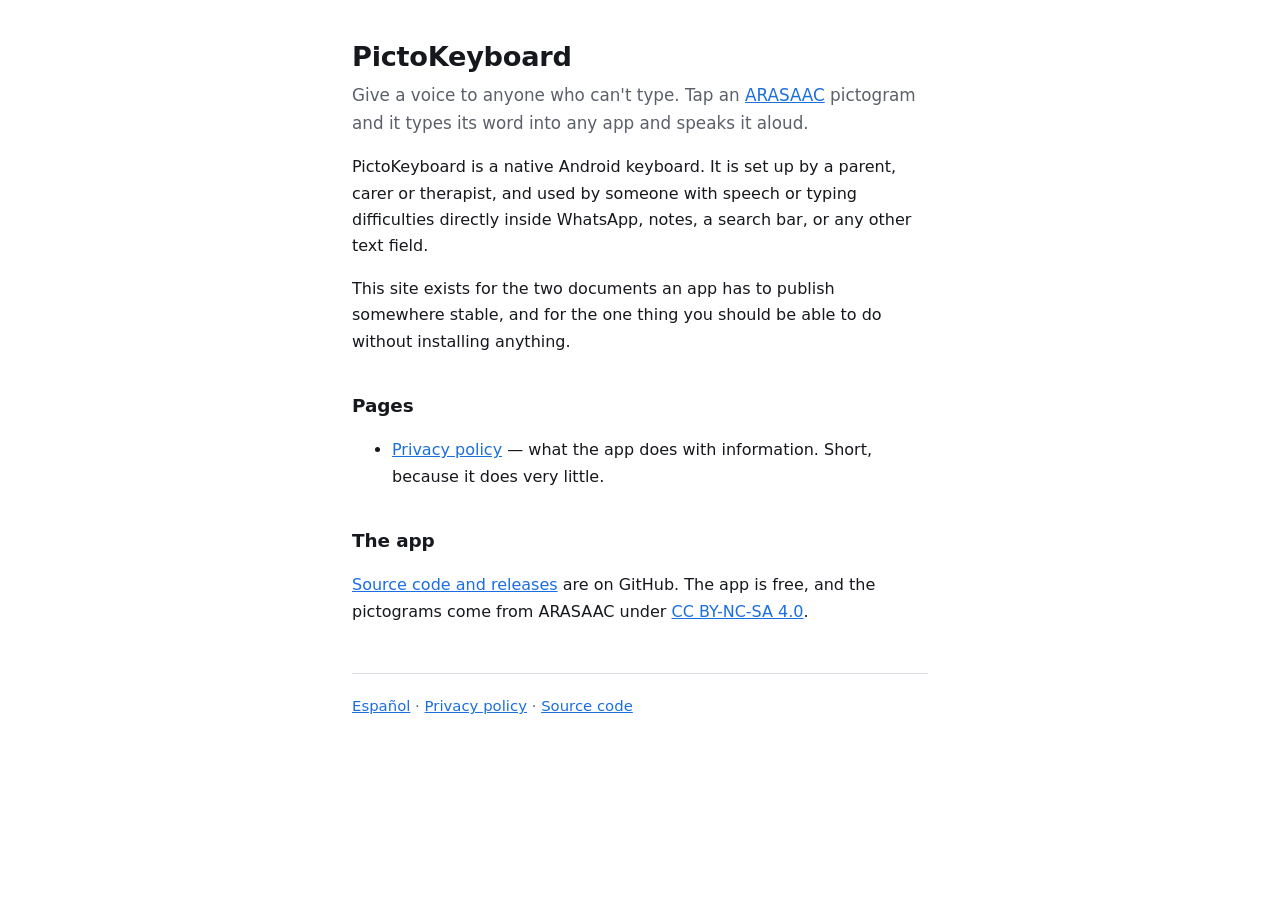
<file: site/index.html>
<!doctype html>
<html lang="en">
<head>
<meta charset="utf-8">
<meta name="viewport" content="width=device-width, initial-scale=1">
<title>PictoKeyboard</title>
<meta name="description" content="An Android pictogram keyboard: tap a pictogram, it types the word into any app and speaks it aloud.">
<link rel="stylesheet" href="assets/style.css">
<link rel="alternate" hreflang="en" href="https://selfishcoconut.github.io/pictokeyboard/">
<link rel="alternate" hreflang="es" href="https://selfishcoconut.github.io/pictokeyboard/es/">
<link rel="alternate" hreflang="x-default" href="https://selfishcoconut.github.io/pictokeyboard/">
</head>
<body>
<main>
  <h1>PictoKeyboard</h1>
  <p class="lede">Give a voice to anyone who can't type. Tap an
     <a href="https://arasaac.org">ARASAAC</a> pictogram and it types its word
     into any app and speaks it aloud.</p>

  <p>PictoKeyboard is a native Android keyboard. It is set up by a parent, carer
     or therapist, and used by someone with speech or typing difficulties
     directly inside WhatsApp, notes, a search bar, or any other text field.</p>

  <p>This site exists for the two documents an app has to publish somewhere
     stable, and for the one thing you should be able to do without installing
     anything.</p>

  <h2>Pages</h2>
  <ul>
    <li><a href="privacy/">Privacy policy</a> — what the app does with
        information. Short, because it does very little.</li>
  </ul>

  <h2>The app</h2>
  <p><a href="https://github.com/SelfishCoconut/pictokeyboard">Source code and
     releases</a> are on GitHub. The app is free, and the pictograms come from
     ARASAAC under
     <a href="https://creativecommons.org/licenses/by-nc-sa/4.0/deed.en">CC BY-NC-SA 4.0</a>.</p>
</main>

<footer>
  <a href="es/" lang="es">Español</a> ·
  <a href="privacy/">Privacy policy</a> ·
  <a href="https://github.com/SelfishCoconut/pictokeyboard">Source code</a>
</footer>
</body>
</html>
</file>
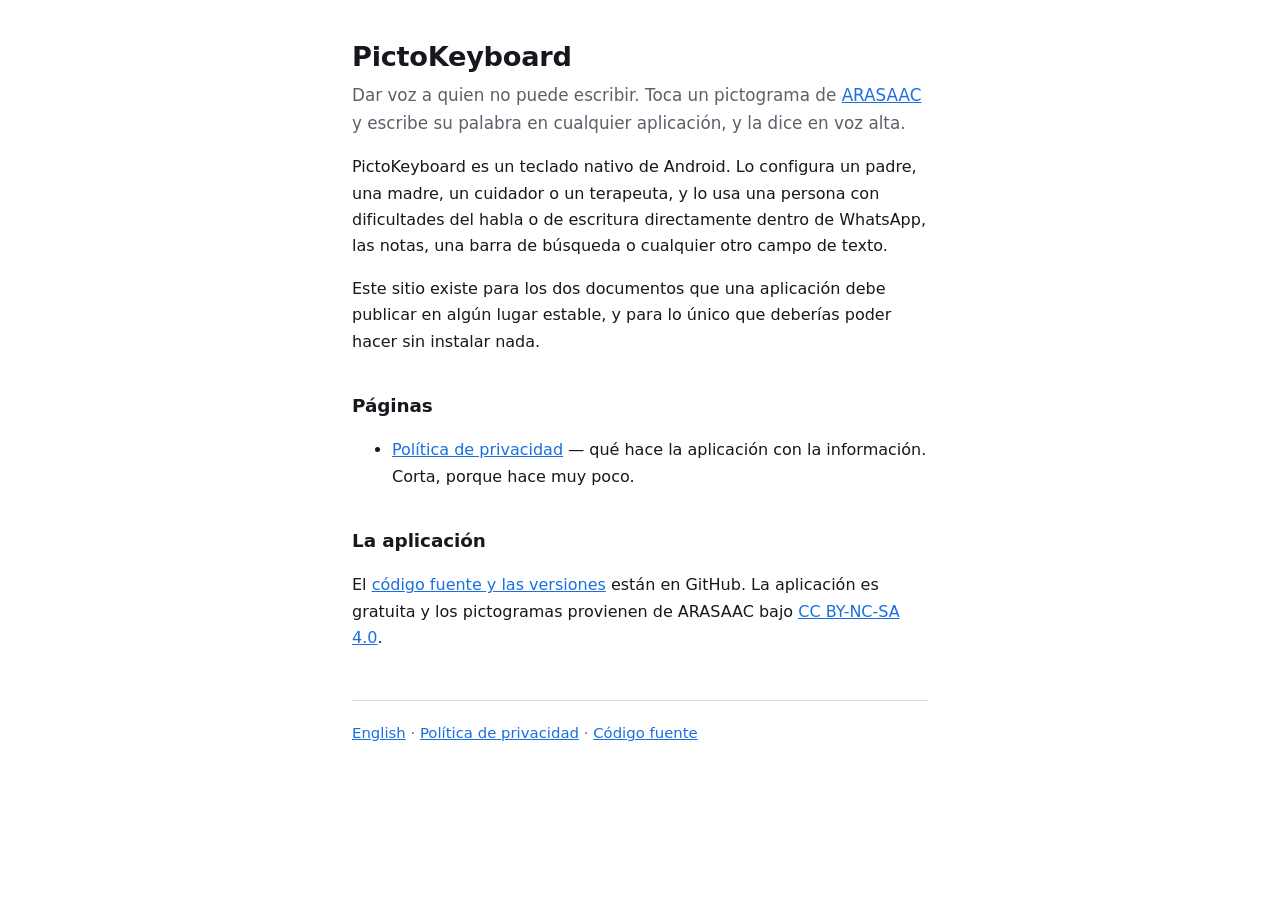
<file: site/es/index.html>
<!doctype html>
<html lang="es">
<head>
<meta charset="utf-8">
<meta name="viewport" content="width=device-width, initial-scale=1">
<title>PictoKeyboard</title>
<meta name="description" content="Un teclado de pictogramas para Android: toca un pictograma y escribe su palabra en cualquier aplicación y la dice en voz alta.">
<link rel="stylesheet" href="../assets/style.css">
<link rel="alternate" hreflang="en" href="https://selfishcoconut.github.io/pictokeyboard/">
<link rel="alternate" hreflang="es" href="https://selfishcoconut.github.io/pictokeyboard/es/">
<link rel="alternate" hreflang="x-default" href="https://selfishcoconut.github.io/pictokeyboard/">
</head>
<body>
<main>
  <h1>PictoKeyboard</h1>
  <p class="lede">Dar voz a quien no puede escribir. Toca un pictograma de
     <a href="https://arasaac.org">ARASAAC</a> y escribe su palabra en cualquier
     aplicación, y la dice en voz alta.</p>

  <p>PictoKeyboard es un teclado nativo de Android. Lo configura un padre, una
     madre, un cuidador o un terapeuta, y lo usa una persona con dificultades del
     habla o de escritura directamente dentro de WhatsApp, las notas, una barra
     de búsqueda o cualquier otro campo de texto.</p>

  <p>Este sitio existe para los dos documentos que una aplicación debe publicar
     en algún lugar estable, y para lo único que deberías poder hacer sin
     instalar nada.</p>

  <h2>Páginas</h2>
  <ul>
    <li><a href="privacidad/">Política de privacidad</a> — qué hace la aplicación
        con la información. Corta, porque hace muy poco.</li>
  </ul>

  <h2>La aplicación</h2>
  <p>El <a href="https://github.com/SelfishCoconut/pictokeyboard">código fuente y
     las versiones</a> están en GitHub. La aplicación es gratuita y los
     pictogramas provienen de ARASAAC bajo
     <a href="https://creativecommons.org/licenses/by-nc-sa/4.0/deed.es">CC BY-NC-SA 4.0</a>.</p>
</main>

<footer>
  <a href="../" lang="en">English</a> ·
  <a href="privacidad/">Política de privacidad</a> ·
  <a href="https://github.com/SelfishCoconut/pictokeyboard">Código fuente</a>
</footer>
</body>
</html>
</file>
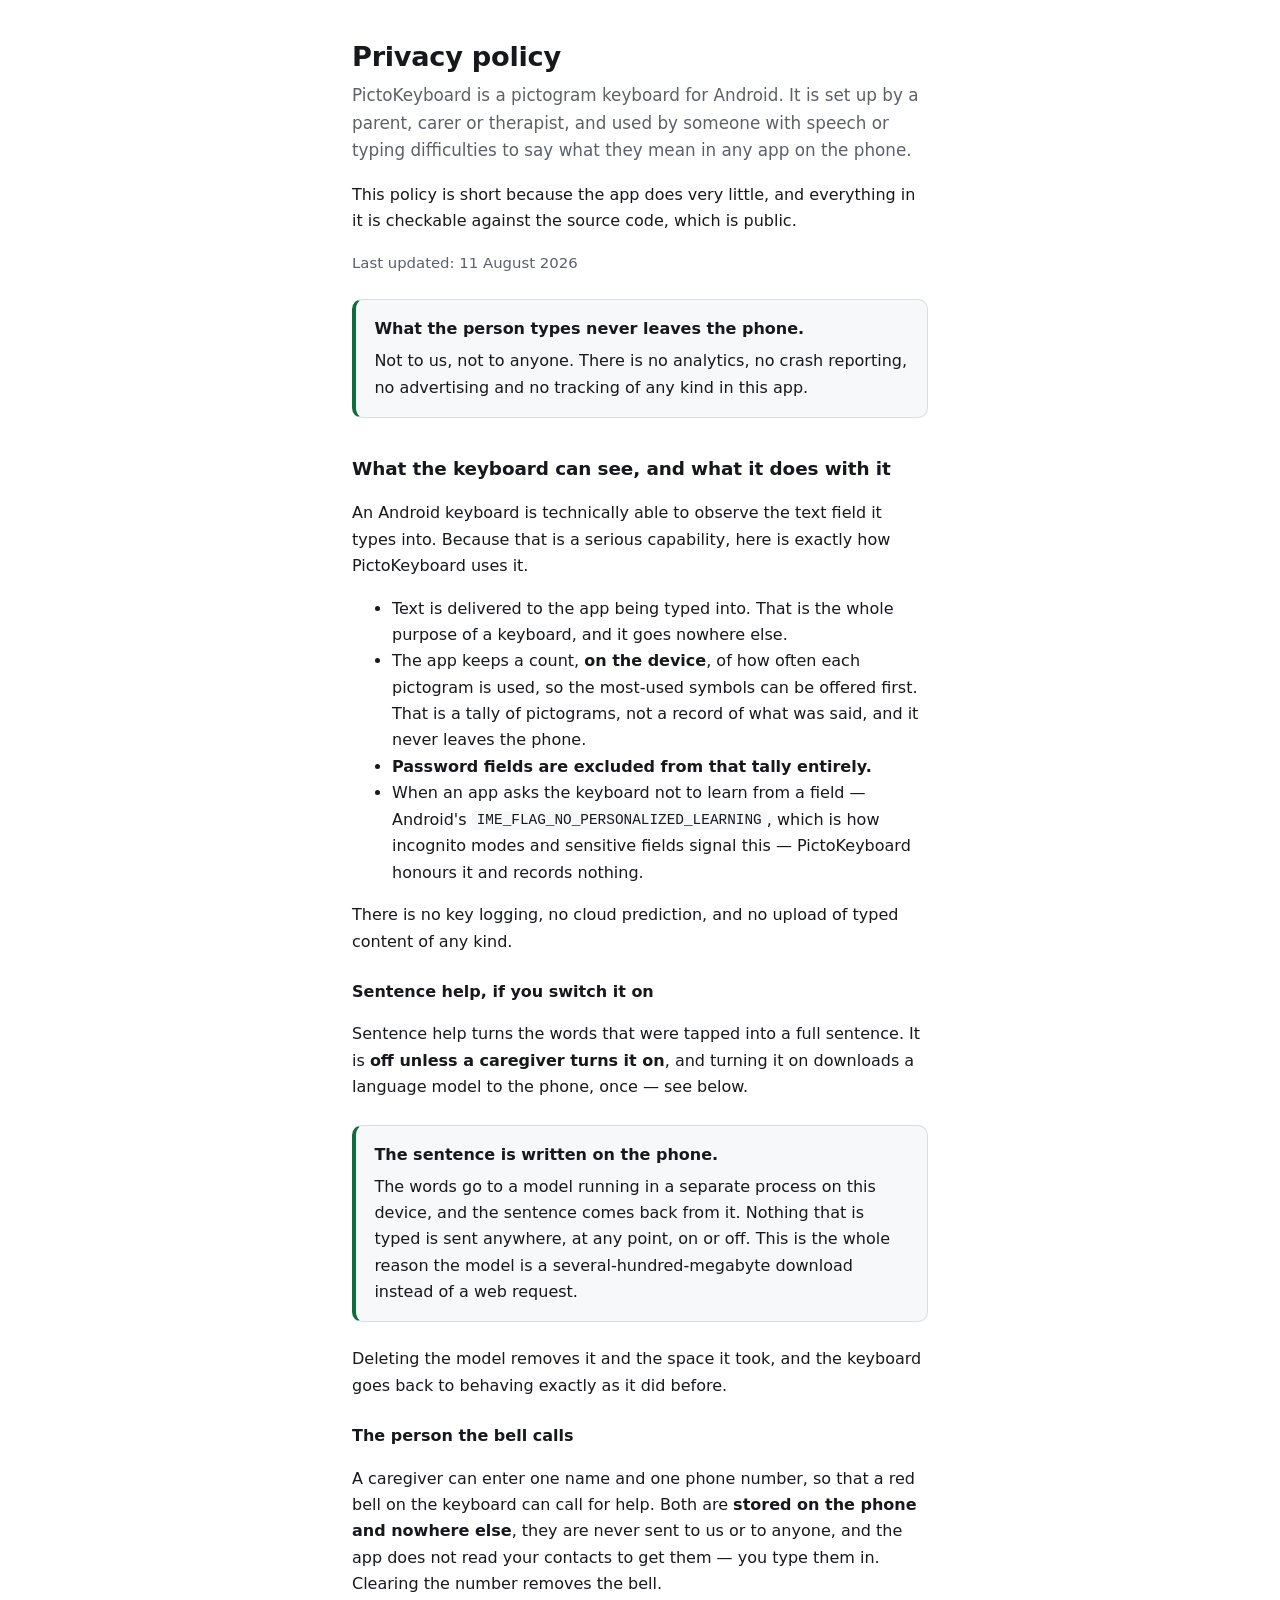
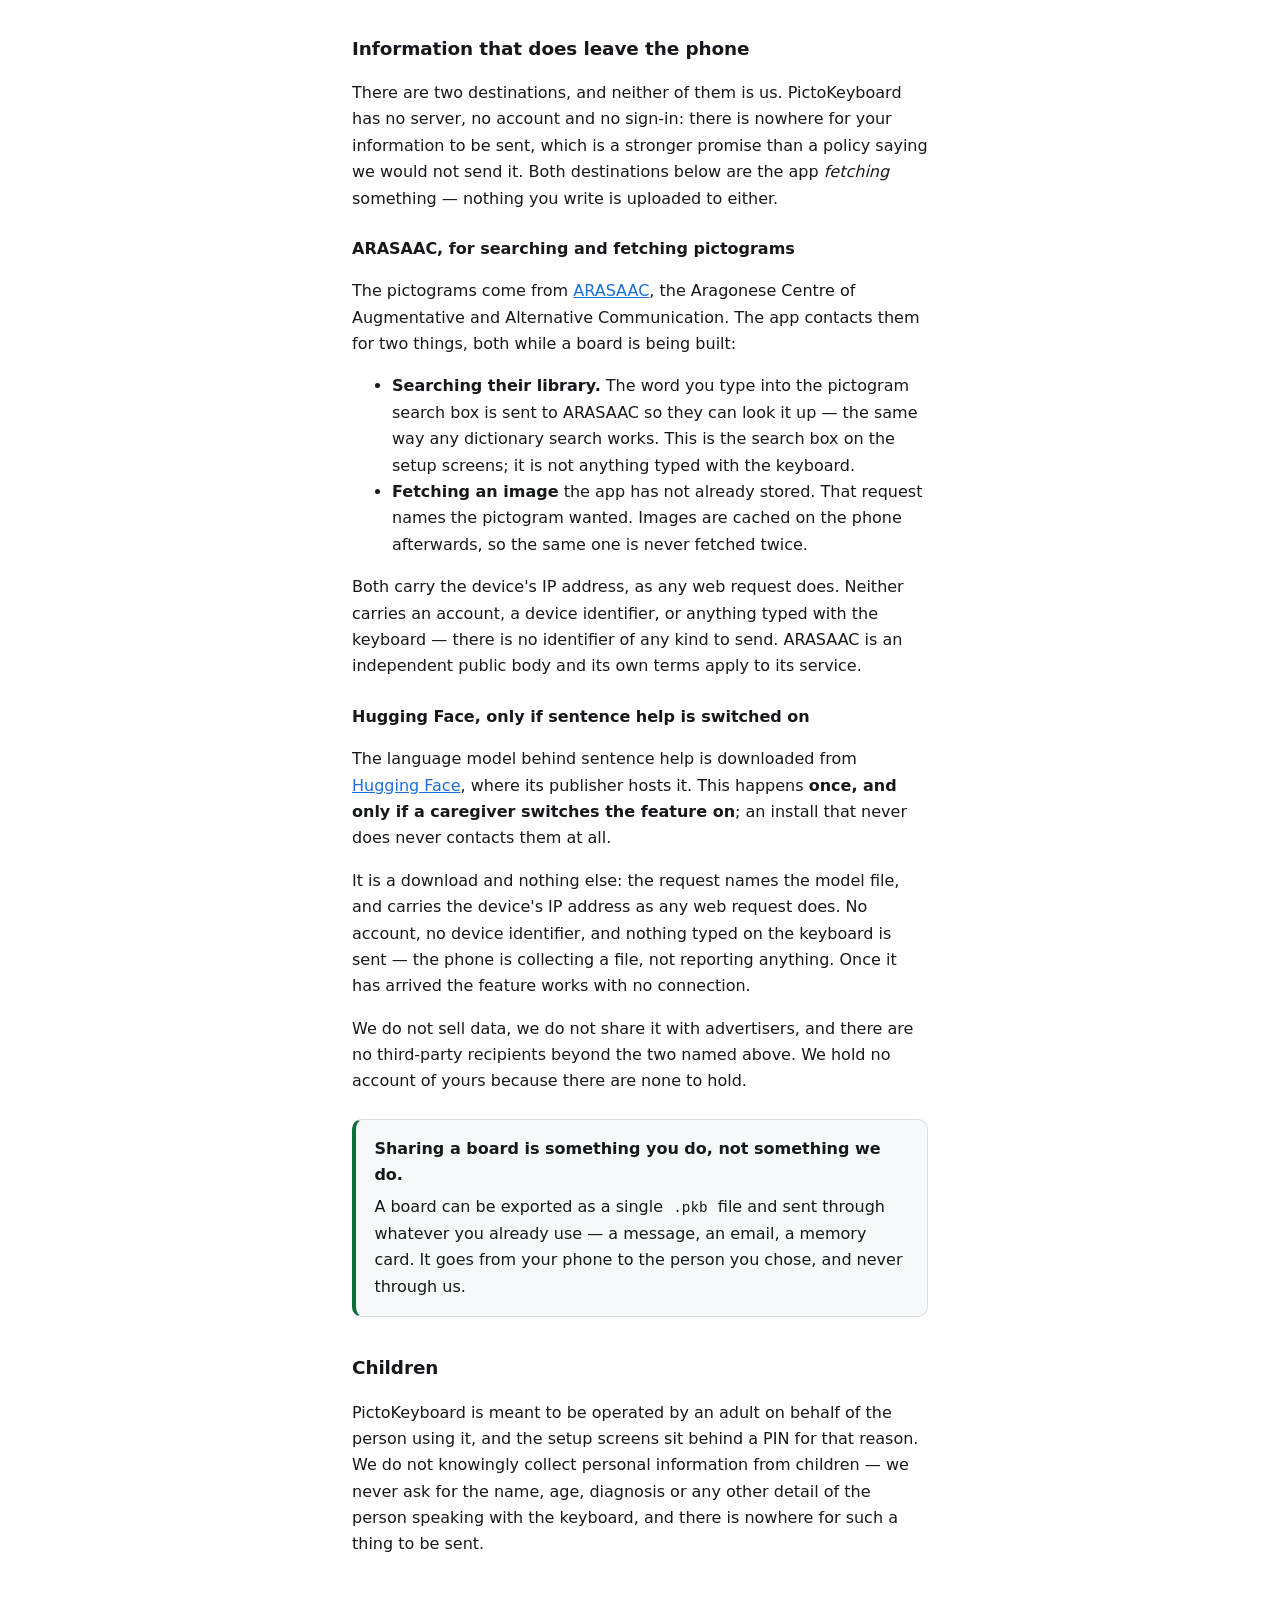
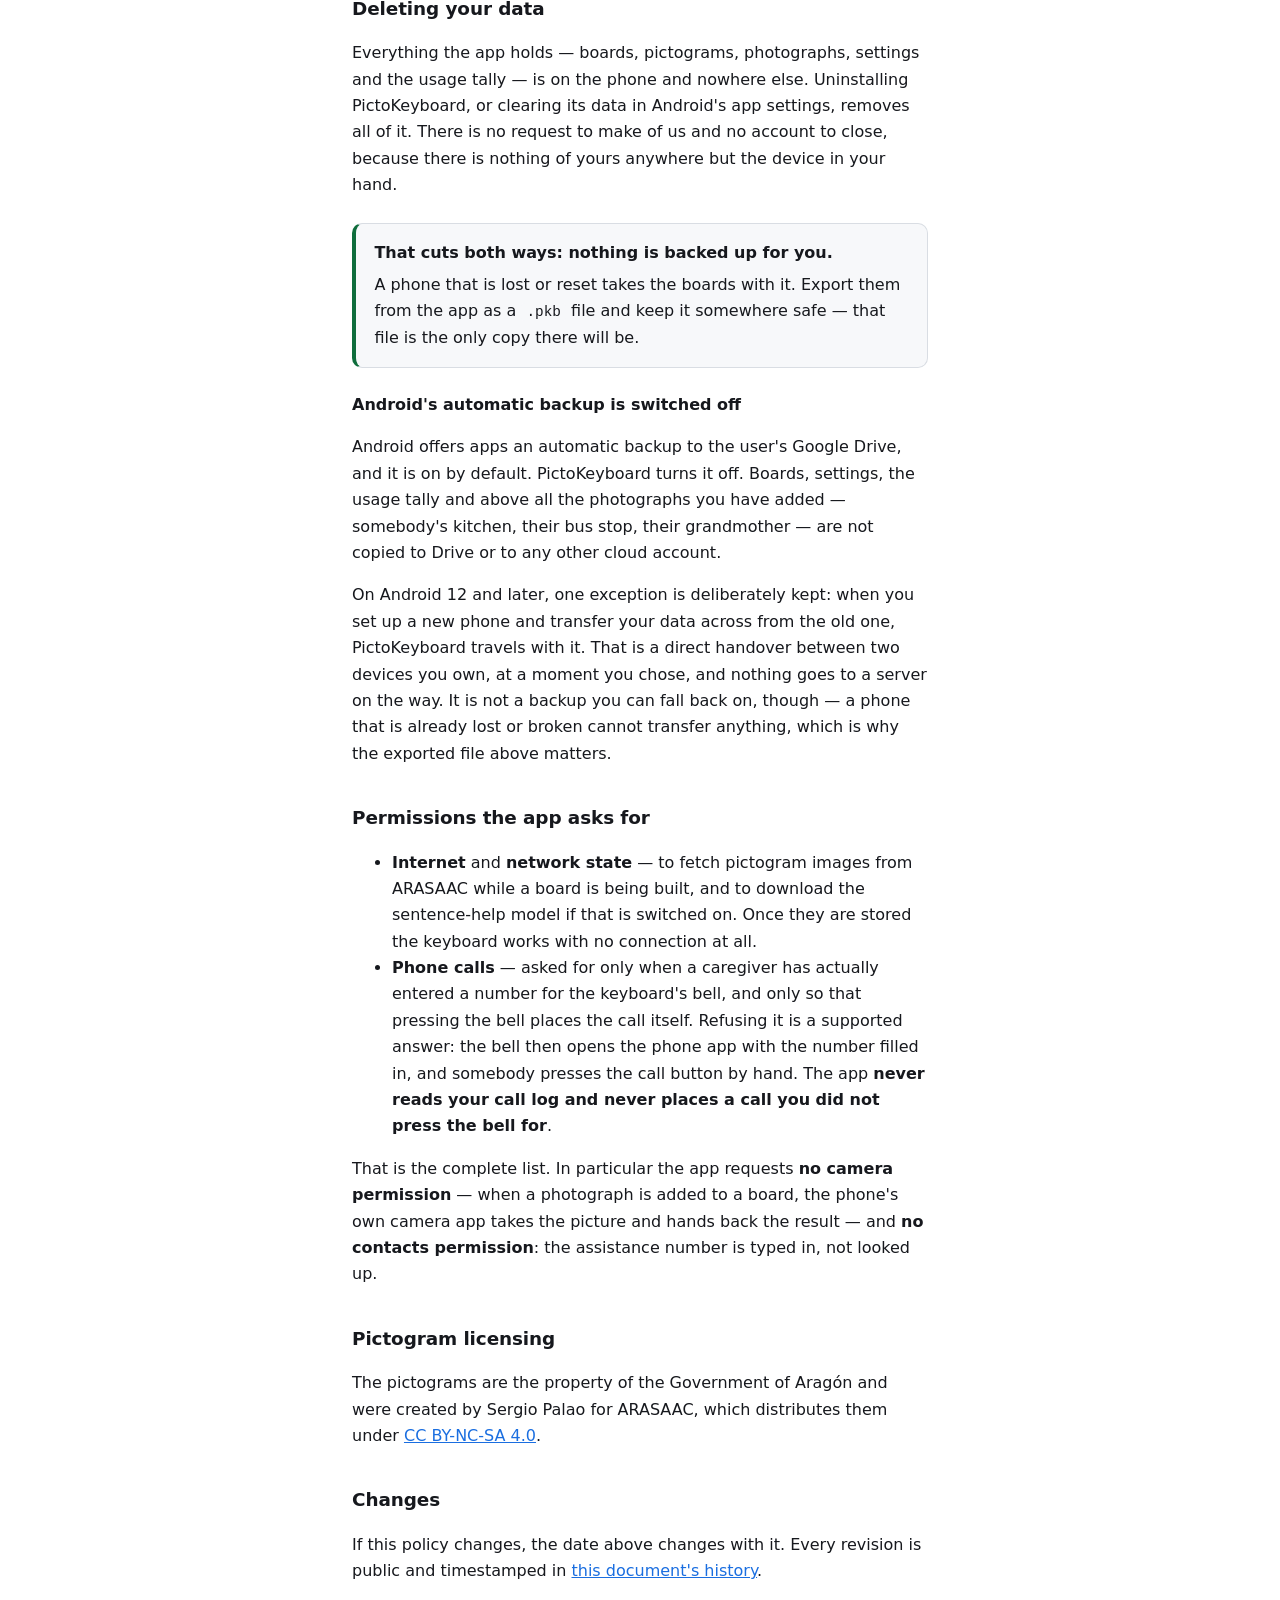
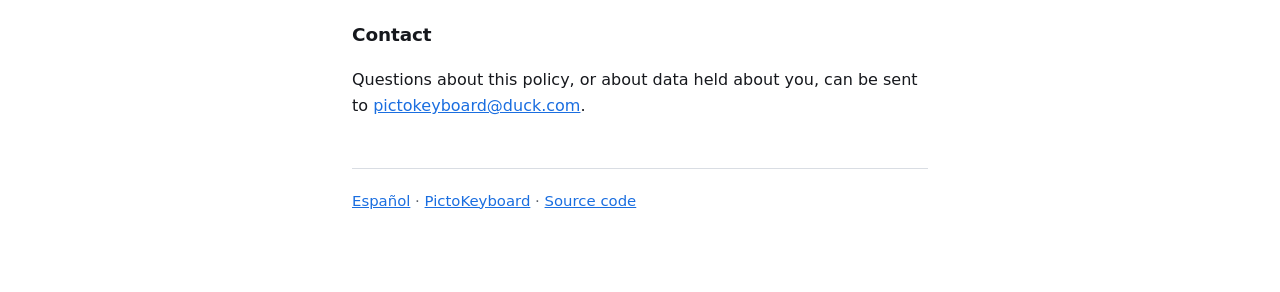
<file: site/privacy/index.html>
<!doctype html>
<html lang="en">
<head>
<meta charset="utf-8">
<meta name="viewport" content="width=device-width, initial-scale=1">
<title>Privacy policy — PictoKeyboard</title>
<meta name="description" content="What PictoKeyboard does with information. Short, because the app does very little.">
<link rel="stylesheet" href="../assets/style.css">
<link rel="alternate" hreflang="en" href="https://selfishcoconut.github.io/pictokeyboard/privacy/">
<link rel="alternate" hreflang="es" href="https://selfishcoconut.github.io/pictokeyboard/es/privacidad/">
<link rel="alternate" hreflang="x-default" href="https://selfishcoconut.github.io/pictokeyboard/privacy/">
</head>
<body>
<main>
  <h1>Privacy policy</h1>
  <p class="lede">PictoKeyboard is a pictogram keyboard for Android. It is set up
     by a parent, carer or therapist, and used by someone with speech or typing
     difficulties to say what they mean in any app on the phone.</p>

  <p>This policy is short because the app does very little, and everything in it
     is checkable against the source code, which is public.</p>

  <p class="muted">Last updated: <time datetime="2026-08-11">11 August 2026</time></p>

  <div class="safe">
    <strong>What the person types never leaves the phone.</strong>
    Not to us, not to anyone. There is no analytics, no crash reporting, no
    advertising and no tracking of any kind in this app.
  </div>

  <h2>What the keyboard can see, and what it does with it</h2>
  <p>An Android keyboard is technically able to observe the text field it types
     into. Because that is a serious capability, here is exactly how
     PictoKeyboard uses it.</p>
  <ul>
    <li>Text is delivered to the app being typed into. That is the whole purpose
        of a keyboard, and it goes nowhere else.</li>
    <li>The app keeps a count, <strong>on the device</strong>, of how often each
        pictogram is used, so the most-used symbols can be offered first. That is
        a tally of pictograms, not a record of what was said, and it never leaves
        the phone.</li>
    <li><strong>Password fields are excluded from that tally entirely.</strong></li>
    <li>When an app asks the keyboard not to learn from a field — Android's
        <code>IME_FLAG_NO_PERSONALIZED_LEARNING</code>, which is how incognito
        modes and sensitive fields signal this — PictoKeyboard honours it and
        records nothing.</li>
  </ul>
  <p>There is no key logging, no cloud prediction, and no upload of typed
     content of any kind.</p>

  <h3>Sentence help, if you switch it on</h3>
  <p>Sentence help turns the words that were tapped into a full sentence. It is
     <strong>off unless a caregiver turns it on</strong>, and turning it on
     downloads a language model to the phone, once — see below.</p>
  <div class="safe">
    <strong>The sentence is written on the phone.</strong> The words go to a
    model running in a separate process on this device, and the sentence comes
    back from it. Nothing that is typed is sent anywhere, at any point, on or
    off. This is the whole reason the model is a several-hundred-megabyte
    download instead of a web request.
  </div>
  <p>Deleting the model removes it and the space it took, and the keyboard goes
     back to behaving exactly as it did before.</p>

  <h3>The person the bell calls</h3>
  <p>A caregiver can enter one name and one phone number, so that a red bell on
     the keyboard can call for help. Both are <strong>stored on the phone and
     nowhere else</strong>, they are never sent to us or to anyone, and the app
     does not read your contacts to get them — you type them in. Clearing the
     number removes the bell.</p>

  <h2>Information that does leave the phone</h2>
  <p>There are two destinations, and neither of them is us. PictoKeyboard has no
     server, no account and no sign-in: there is nowhere for your information to
     be sent, which is a stronger promise than a policy saying we would not send
     it. Both destinations below are the app <em>fetching</em> something —
     nothing you write is uploaded to either.</p>

  <h3>ARASAAC, for searching and fetching pictograms</h3>
  <p>The pictograms come from <a href="https://arasaac.org">ARASAAC</a>, the
     Aragonese Centre of Augmentative and Alternative Communication. The app
     contacts them for two things, both while a board is being built:</p>
  <ul>
    <li><strong>Searching their library.</strong> The word you type into the
        pictogram search box is sent to ARASAAC so they can look it up — the
        same way any dictionary search works. This is the search box on the
        setup screens; it is not anything typed with the keyboard.</li>
    <li><strong>Fetching an image</strong> the app has not already stored. That
        request names the pictogram wanted. Images are cached on the phone
        afterwards, so the same one is never fetched twice.</li>
  </ul>
  <p>Both carry the device's IP address, as any web request does. Neither
     carries an account, a device identifier, or anything typed with the
     keyboard — there is no identifier of any kind to send. ARASAAC is an
     independent public body and its own terms apply to its service.</p>

  <h3>Hugging Face, only if sentence help is switched on</h3>
  <p>The language model behind sentence help is downloaded from
     <a href="https://huggingface.co">Hugging Face</a>, where its publisher hosts
     it. This happens <strong>once, and only if a caregiver switches the feature
     on</strong>; an install that never does never contacts them at all.</p>
  <p>It is a download and nothing else: the request names the model file, and
     carries the device's IP address as any web request does. No account, no
     device identifier, and nothing typed on the keyboard is sent — the phone is
     collecting a file, not reporting anything. Once it has arrived the feature
     works with no connection.</p>

  <p>We do not sell data, we do not share it with advertisers, and there are no
     third-party recipients beyond the two named above. We hold no account of
     yours because there are none to hold.</p>

  <div class="safe">
    <strong>Sharing a board is something you do, not something we do.</strong>
    A board can be exported as a single <code>.pkb</code> file and sent through
    whatever you already use — a message, an email, a memory card. It goes from
    your phone to the person you chose, and never through us.
  </div>

  <h2>Children</h2>
  <p>PictoKeyboard is meant to be operated by an adult on behalf of the person
     using it, and the setup screens sit behind a PIN for that reason. We do not
     knowingly collect personal information from children — we never ask for the
     name, age, diagnosis or any other detail of the person speaking with the
     keyboard, and there is nowhere for such a thing to be sent.</p>

  <h2>Deleting your data</h2>
  <p>Everything the app holds — boards, pictograms, photographs, settings and the
     usage tally — is on the phone and nowhere else. Uninstalling PictoKeyboard,
     or clearing its data in Android's app settings, removes all of it. There is
     no request to make of us and no account to close, because there is nothing
     of yours anywhere but the device in your hand.</p>

  <div class="safe">
    <strong>That cuts both ways: nothing is backed up for you.</strong>
    A phone that is lost or reset takes the boards with it. Export them from the
    app as a <code>.pkb</code> file and keep it somewhere safe — that file is the
    only copy there will be.
  </div>

  <h3>Android's automatic backup is switched off</h3>
  <p>Android offers apps an automatic backup to the user's Google Drive, and it
     is on by default. PictoKeyboard turns it off. Boards, settings, the usage
     tally and above all the photographs you have added — somebody's kitchen,
     their bus stop, their grandmother — are not copied to Drive or to any other
     cloud account.</p>
  <p>On Android 12 and later, one exception is deliberately kept: when you set up
     a new phone and transfer your data across from the old one, PictoKeyboard
     travels with it. That is a direct handover between two devices you own, at a
     moment you chose, and nothing goes to a server on the way. It is not a
     backup you can fall back on, though — a phone that is already lost or broken
     cannot transfer anything, which is why the exported file above matters.</p>

  <h2>Permissions the app asks for</h2>
  <ul>
    <li><strong>Internet</strong> and <strong>network state</strong> — to fetch
        pictogram images from ARASAAC while a board is being built, and to
        download the sentence-help model if that is switched on. Once they are
        stored the keyboard works with no connection at all.</li>
    <li><strong>Phone calls</strong> — asked for only when a caregiver has
        actually entered a number for the keyboard's bell, and only so that
        pressing the bell places the call itself. Refusing it is a supported
        answer: the bell then opens the phone app with the number filled in, and
        somebody presses the call button by hand. The app <strong>never reads
        your call log and never places a call you did not press the bell
        for</strong>.</li>
  </ul>
  <p>That is the complete list. In particular the app requests
     <strong>no camera permission</strong> — when a photograph is added to a
     board, the phone's own camera app takes the picture and hands back the
     result — and <strong>no contacts permission</strong>: the assistance number
     is typed in, not looked up.</p>

  <h2>Pictogram licensing</h2>
  <p>The pictograms are the property of the Government of Aragón and were created
     by Sergio Palao for ARASAAC, which distributes them under
     <a href="https://creativecommons.org/licenses/by-nc-sa/4.0/deed.en">CC BY-NC-SA 4.0</a>.</p>

  <h2>Changes</h2>
  <p>If this policy changes, the date above changes with it. Every revision is
     public and timestamped in
     <a href="https://github.com/SelfishCoconut/pictokeyboard/commits/main/docs/privacy/index.html">this
     document's history</a>.</p>

  <h2>Contact</h2>
  <p>Questions about this policy, or about data held about you, can be sent to
     <a href="mailto:pictokeyboard@duck.com">pictokeyboard@duck.com</a>.</p>
</main>

<footer>
  <a href="../es/privacidad/" lang="es">Español</a> ·
  <a href="../">PictoKeyboard</a> ·
  <a href="https://github.com/SelfishCoconut/pictokeyboard">Source code</a>
</footer>
</body>
</html>
</file>
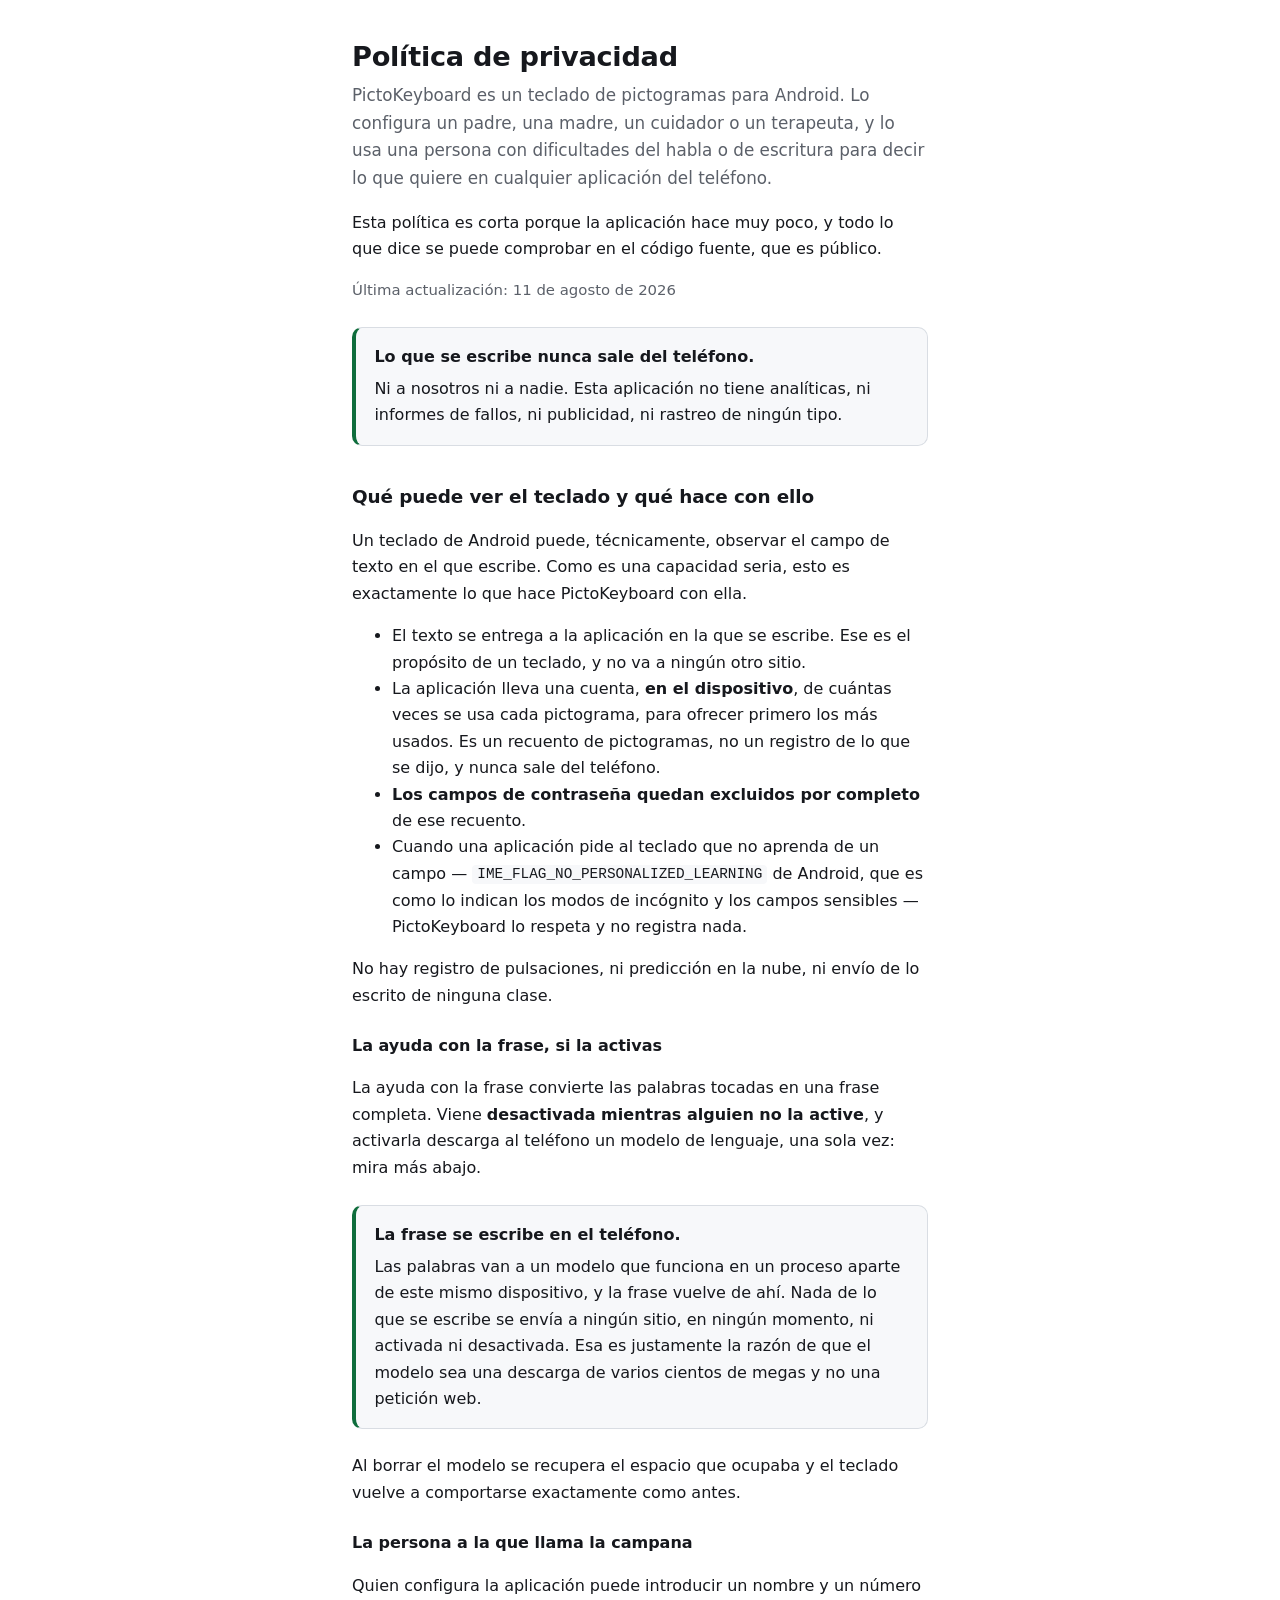
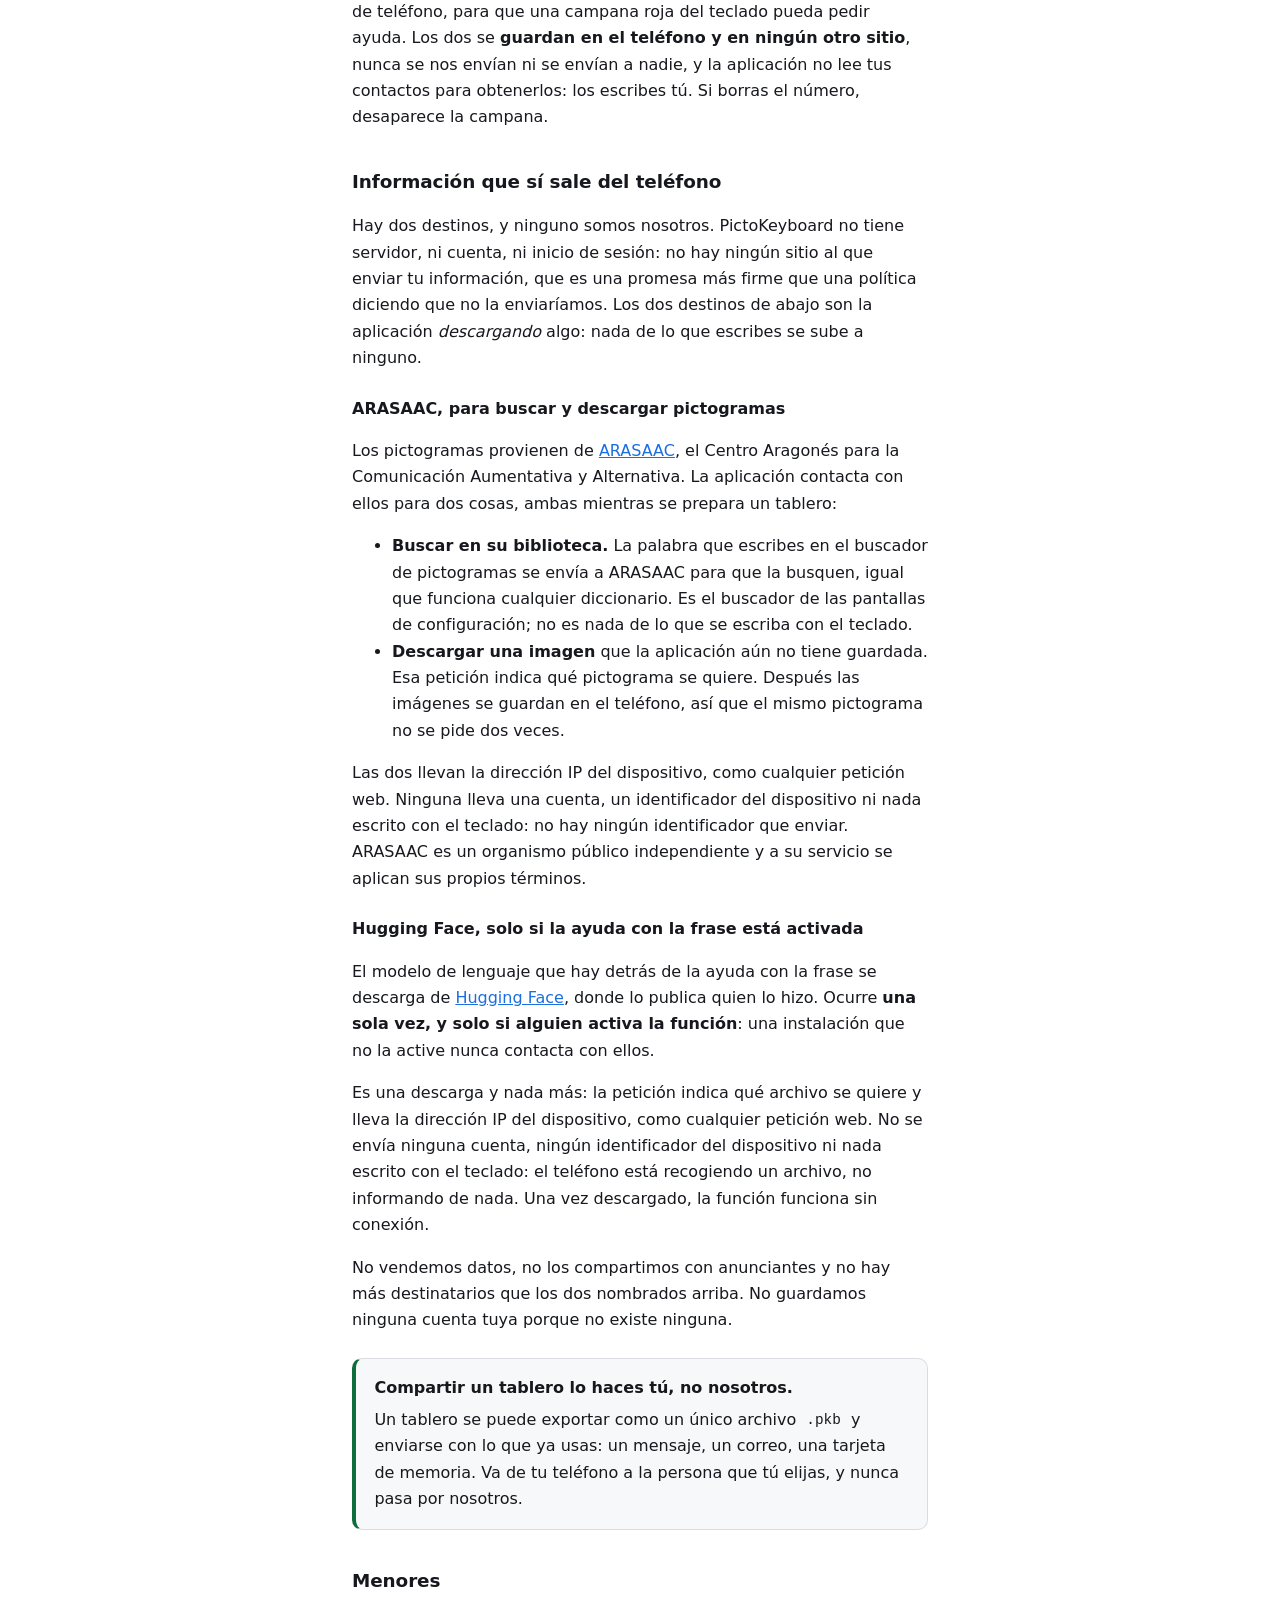
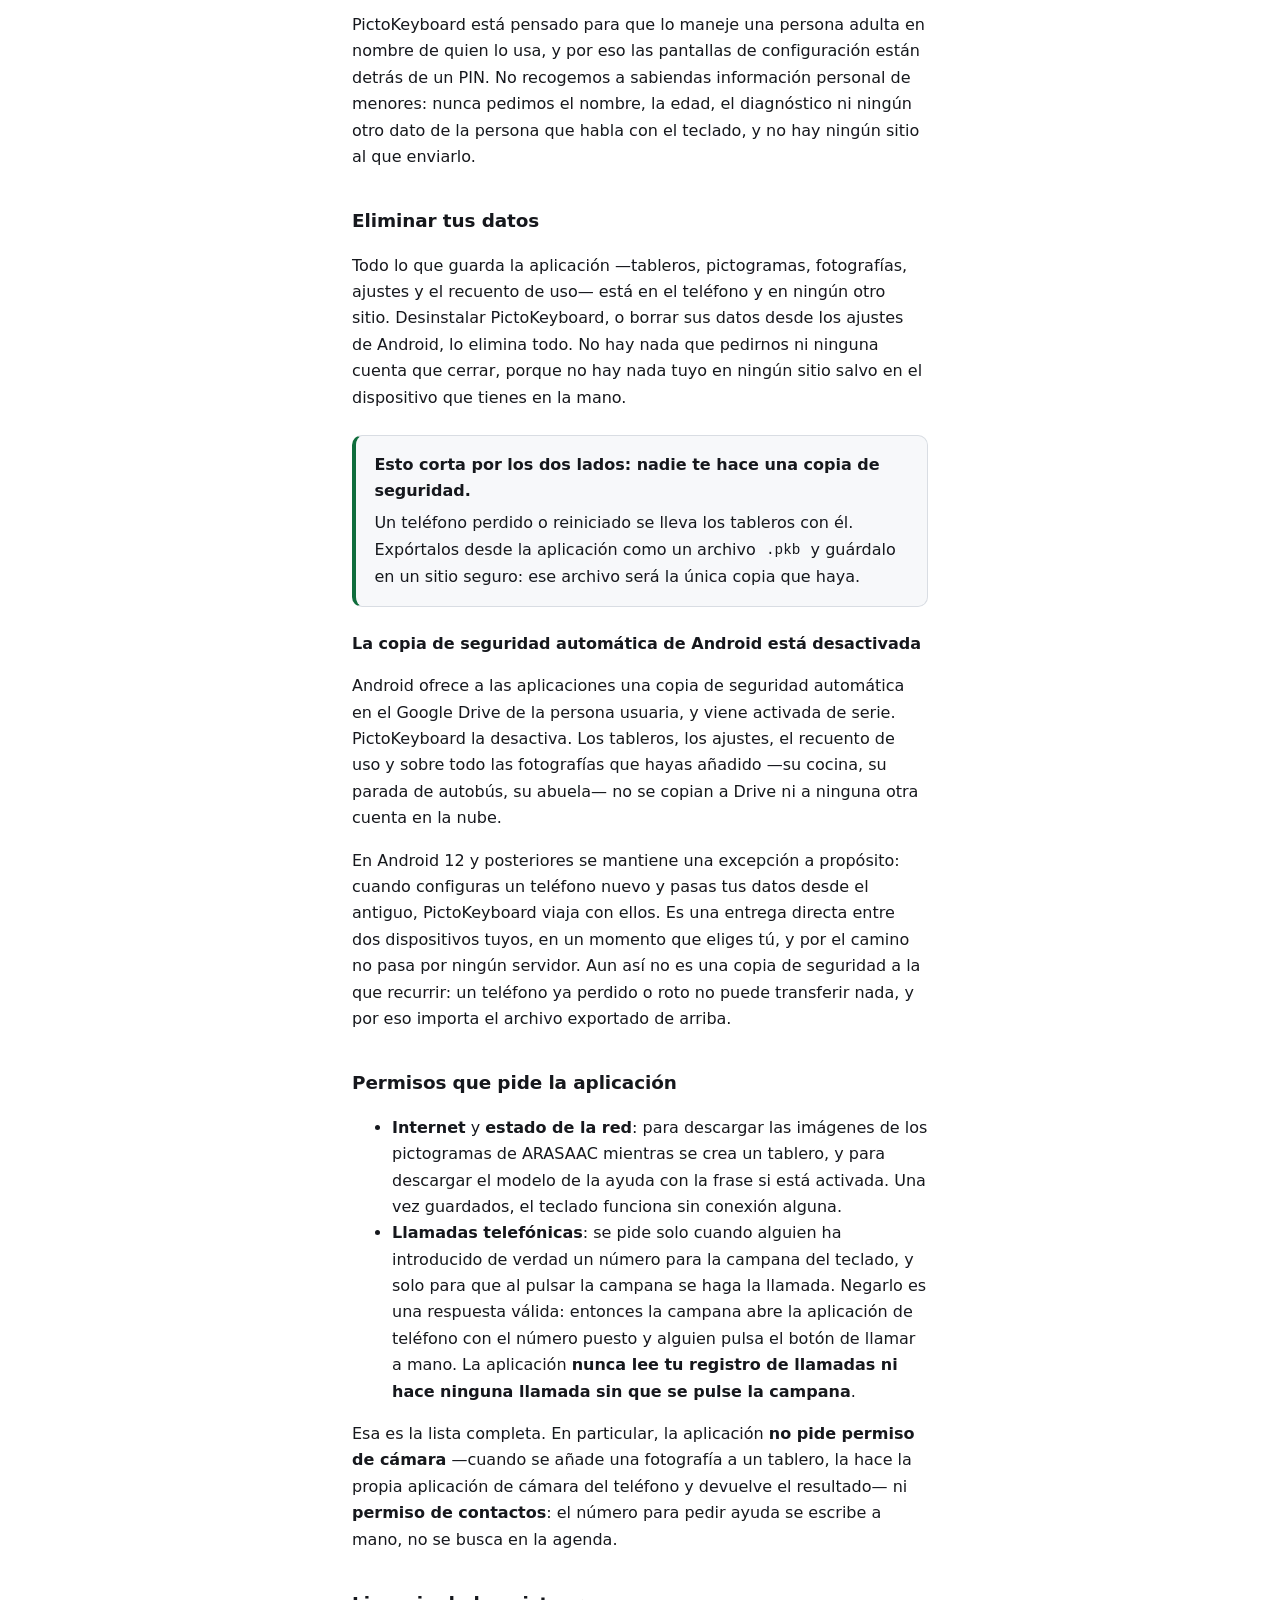
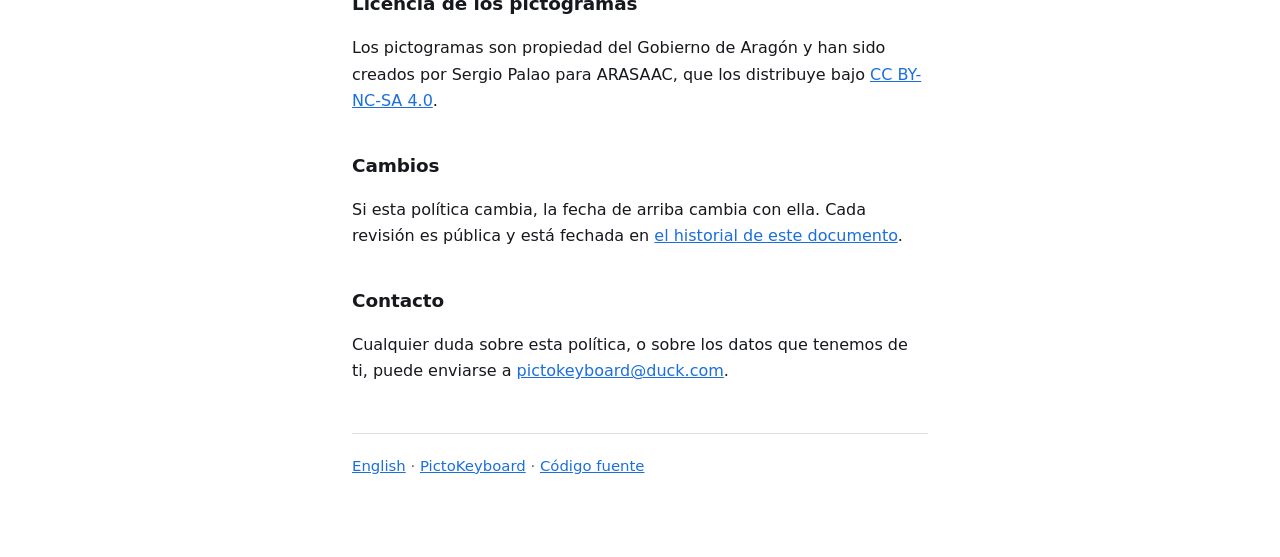
<file: site/es/privacidad/index.html>
<!doctype html>
<html lang="es">
<head>
<meta charset="utf-8">
<meta name="viewport" content="width=device-width, initial-scale=1">
<title>Política de privacidad — PictoKeyboard</title>
<meta name="description" content="Qué hace PictoKeyboard con la información. Es corta porque la aplicación hace muy poco.">
<link rel="stylesheet" href="../../assets/style.css">
<link rel="alternate" hreflang="en" href="https://selfishcoconut.github.io/pictokeyboard/privacy/">
<link rel="alternate" hreflang="es" href="https://selfishcoconut.github.io/pictokeyboard/es/privacidad/">
<link rel="alternate" hreflang="x-default" href="https://selfishcoconut.github.io/pictokeyboard/privacy/">
</head>
<body>
<main>
  <h1>Política de privacidad</h1>
  <p class="lede">PictoKeyboard es un teclado de pictogramas para Android. Lo
     configura un padre, una madre, un cuidador o un terapeuta, y lo usa una
     persona con dificultades del habla o de escritura para decir lo que quiere
     en cualquier aplicación del teléfono.</p>

  <p>Esta política es corta porque la aplicación hace muy poco, y todo lo que
     dice se puede comprobar en el código fuente, que es público.</p>

  <p class="muted">Última actualización: <time datetime="2026-08-11">11 de agosto de 2026</time></p>

  <div class="safe">
    <strong>Lo que se escribe nunca sale del teléfono.</strong>
    Ni a nosotros ni a nadie. Esta aplicación no tiene analíticas, ni informes de
    fallos, ni publicidad, ni rastreo de ningún tipo.
  </div>

  <h2>Qué puede ver el teclado y qué hace con ello</h2>
  <p>Un teclado de Android puede, técnicamente, observar el campo de texto en el
     que escribe. Como es una capacidad seria, esto es exactamente lo que hace
     PictoKeyboard con ella.</p>
  <ul>
    <li>El texto se entrega a la aplicación en la que se escribe. Ese es el
        propósito de un teclado, y no va a ningún otro sitio.</li>
    <li>La aplicación lleva una cuenta, <strong>en el dispositivo</strong>, de
        cuántas veces se usa cada pictograma, para ofrecer primero los más
        usados. Es un recuento de pictogramas, no un registro de lo que se dijo,
        y nunca sale del teléfono.</li>
    <li><strong>Los campos de contraseña quedan excluidos por completo</strong>
        de ese recuento.</li>
    <li>Cuando una aplicación pide al teclado que no aprenda de un campo —
        <code>IME_FLAG_NO_PERSONALIZED_LEARNING</code> de Android, que es como lo
        indican los modos de incógnito y los campos sensibles — PictoKeyboard lo
        respeta y no registra nada.</li>
  </ul>
  <p>No hay registro de pulsaciones, ni predicción en la nube, ni envío de lo
     escrito de ninguna clase.</p>

  <h3>La ayuda con la frase, si la activas</h3>
  <p>La ayuda con la frase convierte las palabras tocadas en una frase completa.
     Viene <strong>desactivada mientras alguien no la active</strong>, y
     activarla descarga al teléfono un modelo de lenguaje, una sola vez: mira más
     abajo.</p>
  <div class="safe">
    <strong>La frase se escribe en el teléfono.</strong> Las palabras van a un
    modelo que funciona en un proceso aparte de este mismo dispositivo, y la
    frase vuelve de ahí. Nada de lo que se escribe se envía a ningún sitio, en
    ningún momento, ni activada ni desactivada. Esa es justamente la razón de que
    el modelo sea una descarga de varios cientos de megas y no una petición web.
  </div>
  <p>Al borrar el modelo se recupera el espacio que ocupaba y el teclado vuelve a
     comportarse exactamente como antes.</p>

  <h3>La persona a la que llama la campana</h3>
  <p>Quien configura la aplicación puede introducir un nombre y un número de
     teléfono, para que una campana roja del teclado pueda pedir ayuda. Los dos
     se <strong>guardan en el teléfono y en ningún otro sitio</strong>, nunca se
     nos envían ni se envían a nadie, y la aplicación no lee tus contactos para
     obtenerlos: los escribes tú. Si borras el número, desaparece la campana.</p>

  <h2>Información que sí sale del teléfono</h2>
  <p>Hay dos destinos, y ninguno somos nosotros. PictoKeyboard no tiene servidor,
     ni cuenta, ni inicio de sesión: no hay ningún sitio al que enviar tu
     información, que es una promesa más firme que una política diciendo que no
     la enviaríamos. Los dos destinos de abajo son la aplicación
     <em>descargando</em> algo: nada de lo que escribes se sube a ninguno.</p>

  <h3>ARASAAC, para buscar y descargar pictogramas</h3>
  <p>Los pictogramas provienen de <a href="https://arasaac.org">ARASAAC</a>, el
     Centro Aragonés para la Comunicación Aumentativa y Alternativa. La
     aplicación contacta con ellos para dos cosas, ambas mientras se prepara un
     tablero:</p>
  <ul>
    <li><strong>Buscar en su biblioteca.</strong> La palabra que escribes en el
        buscador de pictogramas se envía a ARASAAC para que la busquen, igual
        que funciona cualquier diccionario. Es el buscador de las pantallas de
        configuración; no es nada de lo que se escriba con el teclado.</li>
    <li><strong>Descargar una imagen</strong> que la aplicación aún no tiene
        guardada. Esa petición indica qué pictograma se quiere. Después las
        imágenes se guardan en el teléfono, así que el mismo pictograma no se
        pide dos veces.</li>
  </ul>
  <p>Las dos llevan la dirección IP del dispositivo, como cualquier petición web.
     Ninguna lleva una cuenta, un identificador del dispositivo ni nada escrito
     con el teclado: no hay ningún identificador que enviar. ARASAAC es un
     organismo público independiente y a su servicio se aplican sus propios
     términos.</p>

  <h3>Hugging Face, solo si la ayuda con la frase está activada</h3>
  <p>El modelo de lenguaje que hay detrás de la ayuda con la frase se descarga de
     <a href="https://huggingface.co">Hugging Face</a>, donde lo publica quien lo
     hizo. Ocurre <strong>una sola vez, y solo si alguien activa la
     función</strong>: una instalación que no la active nunca contacta con
     ellos.</p>
  <p>Es una descarga y nada más: la petición indica qué archivo se quiere y lleva
     la dirección IP del dispositivo, como cualquier petición web. No se envía
     ninguna cuenta, ningún identificador del dispositivo ni nada escrito con el
     teclado: el teléfono está recogiendo un archivo, no informando de nada. Una
     vez descargado, la función funciona sin conexión.</p>

  <p>No vendemos datos, no los compartimos con anunciantes y no hay más
     destinatarios que los dos nombrados arriba. No guardamos ninguna cuenta tuya
     porque no existe ninguna.</p>

  <div class="safe">
    <strong>Compartir un tablero lo haces tú, no nosotros.</strong>
    Un tablero se puede exportar como un único archivo <code>.pkb</code> y
    enviarse con lo que ya usas: un mensaje, un correo, una tarjeta de memoria.
    Va de tu teléfono a la persona que tú elijas, y nunca pasa por nosotros.
  </div>

  <h2>Menores</h2>
  <p>PictoKeyboard está pensado para que lo maneje una persona adulta en nombre
     de quien lo usa, y por eso las pantallas de configuración están detrás de un
     PIN. No recogemos a sabiendas información personal de menores: nunca
     pedimos el nombre, la edad, el diagnóstico ni ningún otro dato de la persona
     que habla con el teclado, y no hay ningún sitio al que enviarlo.</p>

  <h2>Eliminar tus datos</h2>
  <p>Todo lo que guarda la aplicación —tableros, pictogramas, fotografías,
     ajustes y el recuento de uso— está en el teléfono y en ningún otro sitio.
     Desinstalar PictoKeyboard, o borrar sus datos desde los ajustes de Android,
     lo elimina todo. No hay nada que pedirnos ni ninguna cuenta que cerrar,
     porque no hay nada tuyo en ningún sitio salvo en el dispositivo que tienes
     en la mano.</p>

  <div class="safe">
    <strong>Esto corta por los dos lados: nadie te hace una copia de seguridad.</strong>
    Un teléfono perdido o reiniciado se lleva los tableros con él. Expórtalos
    desde la aplicación como un archivo <code>.pkb</code> y guárdalo en un sitio
    seguro: ese archivo será la única copia que haya.
  </div>

  <h3>La copia de seguridad automática de Android está desactivada</h3>
  <p>Android ofrece a las aplicaciones una copia de seguridad automática en el
     Google Drive de la persona usuaria, y viene activada de serie.
     PictoKeyboard la desactiva. Los tableros, los ajustes, el recuento de uso y
     sobre todo las fotografías que hayas añadido —su cocina, su parada de
     autobús, su abuela— no se copian a Drive ni a ninguna otra cuenta en la
     nube.</p>
  <p>En Android 12 y posteriores se mantiene una excepción a propósito: cuando
     configuras un teléfono nuevo y pasas tus datos desde el antiguo,
     PictoKeyboard viaja con ellos. Es una entrega directa entre dos
     dispositivos tuyos, en un momento que eliges tú, y por el camino no pasa
     por ningún servidor. Aun así no es una copia de seguridad a la que
     recurrir: un teléfono ya perdido o roto no puede transferir nada, y por eso
     importa el archivo exportado de arriba.</p>

  <h2>Permisos que pide la aplicación</h2>
  <ul>
    <li><strong>Internet</strong> y <strong>estado de la red</strong>: para
        descargar las imágenes de los pictogramas de ARASAAC mientras se crea un
        tablero, y para descargar el modelo de la ayuda con la frase si está
        activada. Una vez guardados, el teclado funciona sin conexión alguna.</li>
    <li><strong>Llamadas telefónicas</strong>: se pide solo cuando alguien ha
        introducido de verdad un número para la campana del teclado, y solo para
        que al pulsar la campana se haga la llamada. Negarlo es una respuesta
        válida: entonces la campana abre la aplicación de teléfono con el número
        puesto y alguien pulsa el botón de llamar a mano. La aplicación
        <strong>nunca lee tu registro de llamadas ni hace ninguna llamada sin que
        se pulse la campana</strong>.</li>
  </ul>
  <p>Esa es la lista completa. En particular, la aplicación
     <strong>no pide permiso de cámara</strong> —cuando se añade una fotografía a
     un tablero, la hace la propia aplicación de cámara del teléfono y devuelve
     el resultado— ni <strong>permiso de contactos</strong>: el número para pedir
     ayuda se escribe a mano, no se busca en la agenda.</p>

  <h2>Licencia de los pictogramas</h2>
  <p>Los pictogramas son propiedad del Gobierno de Aragón y han sido creados por
     Sergio Palao para ARASAAC, que los distribuye bajo
     <a href="https://creativecommons.org/licenses/by-nc-sa/4.0/deed.es">CC BY-NC-SA 4.0</a>.</p>

  <h2>Cambios</h2>
  <p>Si esta política cambia, la fecha de arriba cambia con ella. Cada revisión
     es pública y está fechada en
     <a href="https://github.com/SelfishCoconut/pictokeyboard/commits/main/site/es/privacidad/index.html">el
     historial de este documento</a>.</p>

  <h2>Contacto</h2>
  <p>Cualquier duda sobre esta política, o sobre los datos que tenemos de ti,
     puede enviarse a
     <a href="mailto:pictokeyboard@duck.com">pictokeyboard@duck.com</a>.</p>
</main>

<footer>
  <a href="../../privacy/" lang="en">English</a> ·
  <a href="../">PictoKeyboard</a> ·
  <a href="https://github.com/SelfishCoconut/pictokeyboard">Código fuente</a>
</footer>
</body>
</html>
</file>
<file: site/assets/style.css>
/*
 * One stylesheet for the whole site, which is three pages long.
 *
 * No framework and no build step: these pages have to stay reachable and
 * readable for as long as the app is on Play, and the least maintenance is the
 * kind that has no dependencies to go stale. Everything here is system fonts
 * and CSS custom properties.
 */

:root {
  color-scheme: light dark;
  --fg: #16181d;
  --bg: #ffffff;
  --muted: #5b6069;
  --line: #d9dde3;
  --accent: #1a6ee0;
  --danger: #b3261e;
  --ok: #0f6d3c;
  --card: #f7f8fa;
}

@media (prefers-color-scheme: dark) {
  :root {
    --fg: #e6e8ec;
    --bg: #14161a;
    --muted: #a2a8b3;
    --line: #2c3037;
    --accent: #7fb0ff;
    --danger: #f2b8b5;
    --ok: #7ad1a1;
    --card: #1b1e24;
  }
}

* { box-sizing: border-box; }

body {
  margin: 0;
  padding: 2.5rem 1.15rem 5rem;
  background: var(--bg);
  color: var(--fg);
  font: 16px/1.65 system-ui, -apple-system, "Segoe UI", Roboto, sans-serif;
  /* Never justified: ragged-right is easier to read, and justification opens
     rivers of whitespace at the narrow widths this is mostly read at. */
  text-align: left;
}

main { max-width: 36rem; margin: 0 auto; }

h1 { font-size: 1.7rem; line-height: 1.25; margin: 0 0 .5rem; letter-spacing: -.01em; }
h2 { font-size: 1.15rem; margin: 2.25rem 0 .5rem; letter-spacing: -.005em; }
h3 { font-size: 1rem; margin: 1.5rem 0 .35rem; }

.lede { color: var(--muted); margin-top: 0; font-size: 1.05rem; }
.muted { color: var(--muted); font-size: .93rem; }

a { color: var(--accent); }
a:focus-visible, button:focus-visible, input:focus-visible {
  outline: 3px solid var(--accent);
  outline-offset: 2px;
}

code {
  font-family: ui-monospace, SFMono-Regular, Menlo, monospace;
  font-size: .9em;
  background: var(--card);
  padding: .1em .35em;
  border-radius: 4px;
}

hr { border: 0; border-top: 1px solid var(--line); margin: 2.25rem 0; }

/* The reassurance box. Used for the one thing every page has to say before it
   says anything else: the boards on the phone are not at risk. */
.safe {
  border: 1px solid var(--line);
  border-left: 4px solid var(--ok);
  border-radius: 10px;
  padding: 1rem 1.15rem;
  margin: 1.5rem 0;
  background: var(--card);
}
.safe strong { display: block; margin-bottom: .35rem; }

label { display: block; font-weight: 600; margin: 1.15rem 0 .35rem; }

input {
  width: 100%;
  padding: .72rem .8rem;
  font: inherit;
  color: var(--fg);
  background: var(--bg);
  border: 1px solid var(--line);
  border-radius: 8px;
}

button {
  font: inherit;
  font-weight: 600;
  padding: .75rem 1.15rem;
  border-radius: 8px;
  border: 1px solid var(--line);
  background: transparent;
  color: var(--fg);
  cursor: pointer;
  margin-top: 1rem;
  /* 44px minimum target, because this page is used on phones by people who are
     often already anxious about pressing the wrong thing. */
  min-height: 44px;
}
button[disabled] { opacity: .55; cursor: not-allowed; }

.primary { background: var(--accent); border-color: var(--accent); color: #fff; }
@media (prefers-color-scheme: dark) { .primary { color: #0b1220; } }

.danger { border-color: var(--danger); color: var(--danger); }

.status {
  margin-top: 1.15rem;
  padding: .85rem 1rem;
  border-radius: 8px;
  border: 1px solid var(--line);
  background: var(--card);
}
.status[data-kind="error"] { border-color: var(--danger); color: var(--danger); }
.status[data-kind="ok"] { border-color: var(--ok); color: var(--ok); }

footer {
  max-width: 36rem;
  margin: 3rem auto 0;
  padding-top: 1.25rem;
  border-top: 1px solid var(--line);
  color: var(--muted);
  font-size: .93rem;
}
</file>
